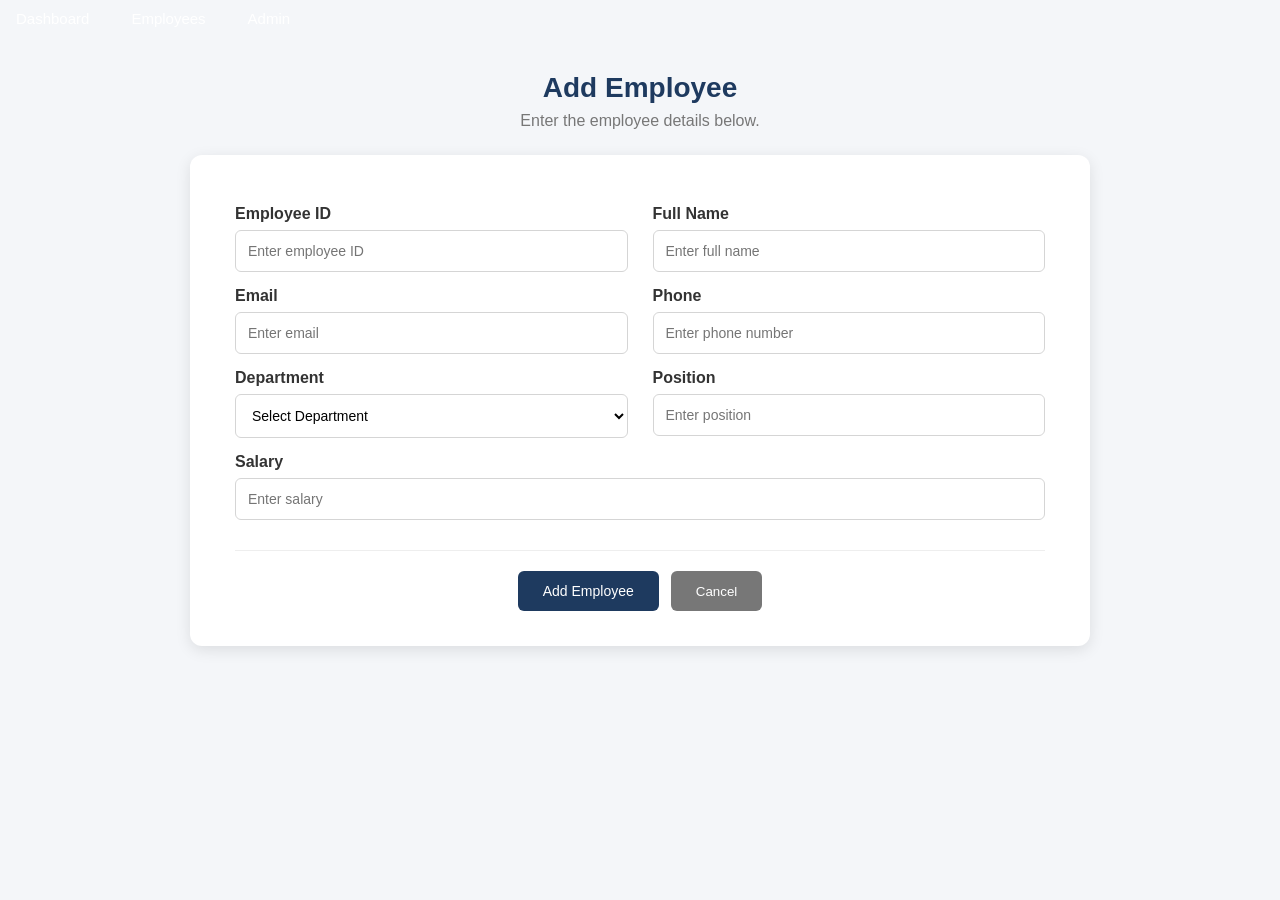
<file: add-employee.html>
<!DOCTYPE html>
<html lang="en">

<head>
    <meta charset="UTF-8">
    <meta name="viewport" content="width=device-width, initial-scale=1.0">

    <title>Add Employee</title>

    <link rel="stylesheet" href="style.css">
</head>

<body>

    <!-- Header -->
   <div class="nav-links">

    <a href="index.html">Dashboard</a>

    <a href="index.html#employees">Employees</a>

    <a href="admin.html">Admin</a>

</div>

    <!-- Main Content -->
    <div class="container">

        <div class="welcome">
            <h2>Add Employee</h2>
            <p>Enter the employee details below.</p>
        </div>

        <div class="employee-section">

       <form action="/add-employee" method="POST">

    <div class="form-row">

        <div class="form-group">
            <label>Employee ID</label>
            <input
                type="text"
                name="employee_id"
                placeholder="Enter employee ID"
                required>
        </div>

        <div class="form-group">
            <label>Full Name</label>
            <input
                type="text"
                name="name"
                placeholder="Enter full name"
                required>
        </div>

    </div>

    <div class="form-row">

        <div class="form-group">
            <label>Email</label>
            <input
                type="email"
                name="email"
                placeholder="Enter email"
                required>
        </div>

        <div class="form-group">
            <label>Phone</label>
            <input
                type="text"
                name="phone"
                placeholder="Enter phone number">
        </div>

    </div>

    <div class="form-row">

        <div class="form-group">
            <label>Department</label>

            <select name="department" required>
                <option value="">Select Department</option>
                <option value="IT">IT</option>
                <option value="HR">HR</option>
                <option value="Finance">Finance</option>
                <option value="Marketing">Marketing</option>
                <option value="Sales">Sales</option>
                <option value="Operations">Operations</option>
            </select>

        </div>

        <div class="form-group">
            <label>Position</label>
            <input
                type="text"
                name="position"
                placeholder="Enter position"
                required>
        </div>

    </div>

    <div class="form-group">
        <label>Salary</label>

        <input
            type="number"
            name="salary"
            placeholder="Enter salary"
            required>
    </div>

    <div class="form-buttons">

        <button type="submit" class="add-btn">
            Add Employee
        </button>

        <button
            type="button"
            class="cancel-btn"
            onclick="window.location.href='index.html'">
            Cancel
        </button>

    </div>

</form>

        </div>

    </div>

</body>

</html>
</file>
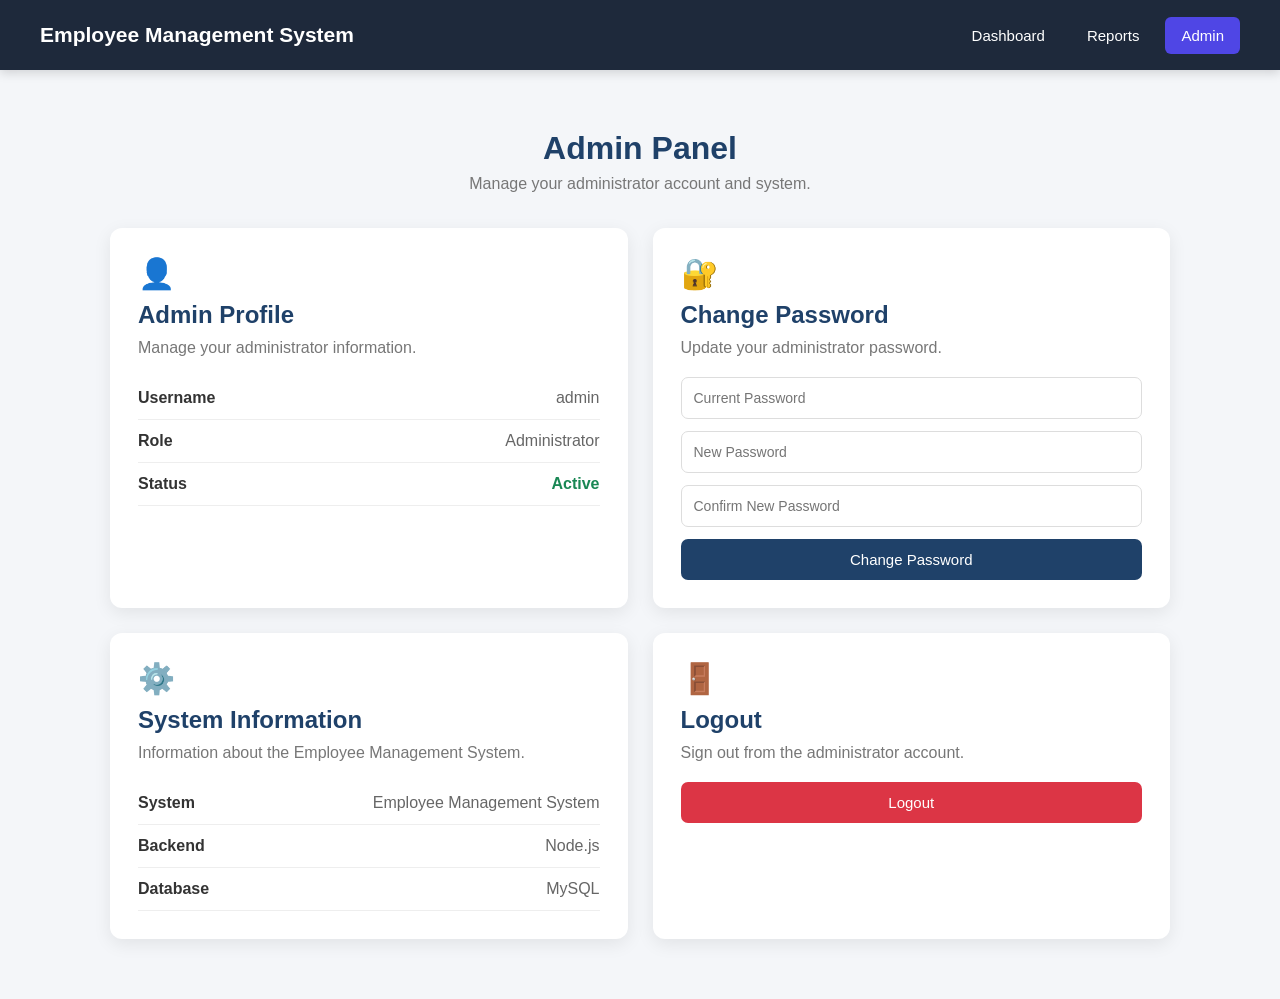
<file: admin.html>
<!DOCTYPE html>
<html lang="en">

<head>
    <meta charset="UTF-8">
    <meta name="viewport" content="width=device-width, initial-scale=1.0">

    <title>Admin Panel - Employee Management System</title>

    <link rel="stylesheet" href="style.css">
</head>

<body>

    <!-- Navigation Bar -->
    <nav class="navbar">

    <div class="logo">
        Employee Management System
    </div>

    <div class="nav-links">

        <a href="index.html">
            Dashboard
        </a>

        <a href="reports.html">
            Reports
        </a>

        <a href="admin.html" class="active">
            Admin
        </a>

    </div>

</nav>


    <!-- Admin Panel -->

    <main class="admin-container">

        <h1>Admin Panel</h1>

        <p class="admin-subtitle">
            Manage your administrator account and system.
        </p>


        <div class="admin-grid">


            <!-- Admin Profile -->

            <div class="admin-card">

                <div class="admin-icon">
                    👤
                </div>

                <h2>Admin Profile</h2>

                <p>
                    Manage your administrator information.
                </p>

                <div class="admin-info">

                    <div>
                        <strong>Username</strong>
                        <span>admin</span>
                    </div>

                    <div>
                        <strong>Role</strong>
                        <span>Administrator</span>
                    </div>

                    <div>
                        <strong>Status</strong>
                        <span class="status">Active</span>
                    </div>

                </div>

            </div>


            <!-- Change Password -->

            <div class="admin-card">

                <div class="admin-icon">
                    🔐
                </div>

                <h2>Change Password</h2>

                <p>
                    Update your administrator password.
                </p>

                <form action="/change-password" method="POST">

    <input
        type="password"
        name="currentPassword"
        placeholder="Current Password"
        required
    >

    <input
        type="password"
        name="newPassword"
        placeholder="New Password"
        required
    >

    <input
        type="password"
        name="confirmPassword"
        placeholder="Confirm New Password"
        required
    >

    <button type="submit" class="admin-button">
        Change Password
    </button>


            </div>


            <!-- System Information -->

            <div class="admin-card">

                <div class="admin-icon">
                    ⚙️
                </div>

                <h2>System Information</h2>

                <p>
                    Information about the Employee Management System.
                </p>

                <div class="admin-info">

                    <div>
                        <strong>System</strong>
                        <span>Employee Management System</span>
                    </div>

                    <div>
                        <strong>Backend</strong>
                        <span>Node.js</span>
                    </div>

                    <div>
                        <strong>Database</strong>
                        <span>MySQL</span>
                    </div>

                </div>

            </div>


            <!-- Logout -->

            <div class="admin-card logout-card">

                <div class="admin-icon">
                    🚪
                </div>

                <h2>Logout</h2>

                <p>
                    Sign out from the administrator account.
                </p>

                <button
                    class="logout-button"
                    onclick="logout()">
                    Logout
                </button>

            </div>

        </div>

    </main>


    <script>

    function logout() {

        const confirmLogout =
            confirm("Are you sure you want to logout?");

        if (confirmLogout) {

            window.location.href = "login.html";

        }

    }

</script>
</body>

</html>
</file>
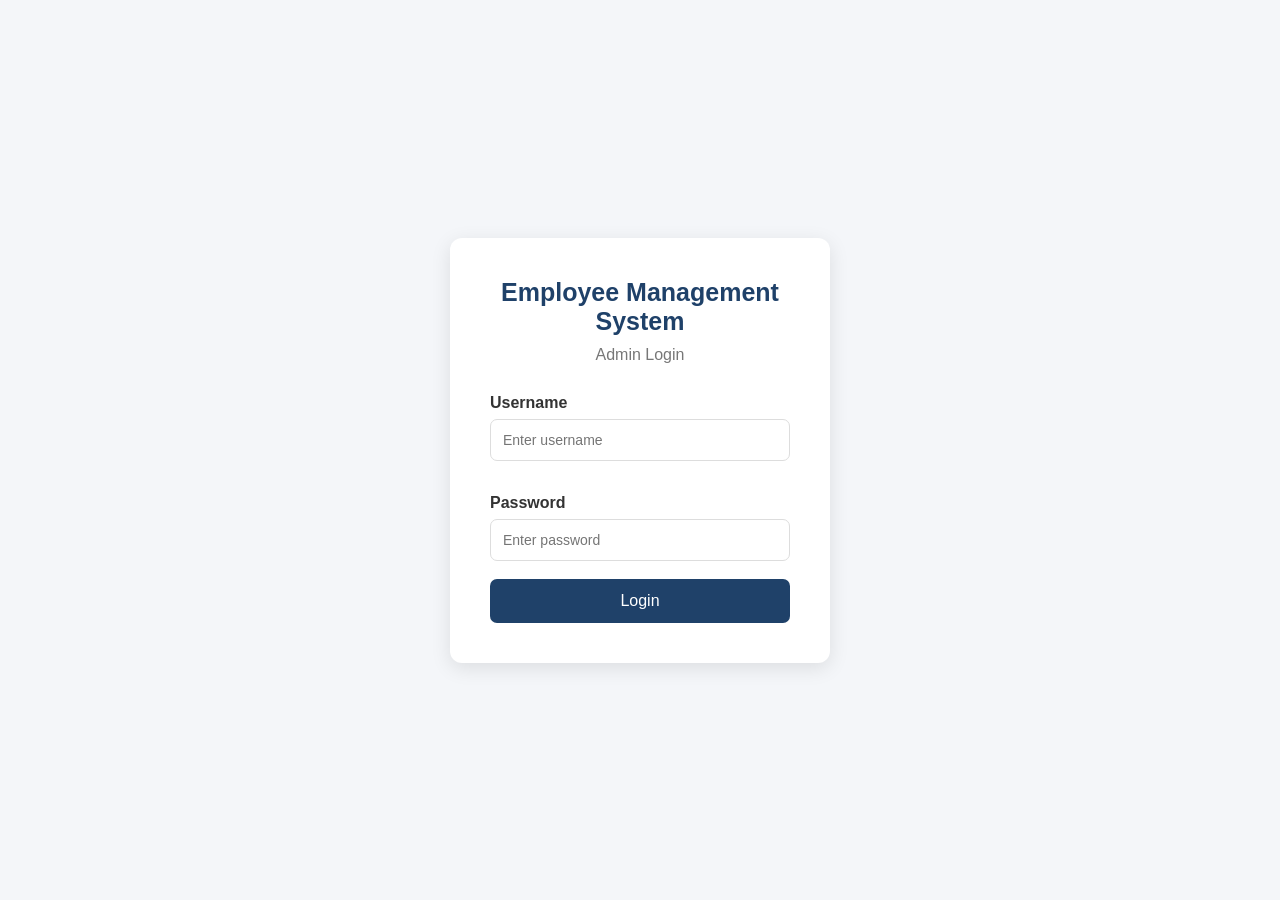
<file: login.html>
<!DOCTYPE html>
<html lang="en">

<head>
    <meta charset="UTF-8">
    <meta name="viewport" content="width=device-width, initial-scale=1.0">

    <title>Admin Login - Employee Management System</title>

    <link rel="stylesheet" href="style.css">
</head>

<body>

    <div class="login-container">

        <div class="login-card">

            <h1>Employee Management System</h1>

            <p class="login-subtitle">
                Admin Login
            </p>

            <form action="/login" method="POST">

                <label for="username">
                    Username
                </label>

                <input
                    type="text"
                    id="username"
                    name="username"
                    placeholder="Enter username"
                    required
                >


                <label for="password">
                    Password
                </label>

                <input
                    type="password"
                    id="password"
                    name="password"
                    placeholder="Enter password"
                    required
                >


                <button type="submit" class="login-button">
                    Login
                </button>

            </form>

        </div>

    </div>

</body>

</html>
</file>
<file: style.css>
* {
    margin: 0;
    padding: 0;
    box-sizing: border-box;
    font-family: Arial, sans-serif;
}

body {
    background: #f4f6f9;
    color: #333;
}

/* Header */
header {
    background: #1e3a5f;
    color: white;
    padding: 20px 40px;
    display: flex;
    justify-content: space-between;
    align-items: center;
}

header h1 {
    font-size: 24px;
}

header p {
    font-size: 14px;
}

/* Main container */
.container {
    padding: 35px 50px;
}

/* Welcome section */
.welcome {
    margin-bottom: 30px;
}

.welcome h2 {
    font-size: 28px;
    margin-bottom: 8px;
}

.welcome p {
    color: #777;
}

/* Cards */
.cards {
    display: grid;
    grid-template-columns: repeat(3, 1fr);
    gap: 20px;
    margin-bottom: 35px;
}

.card {
    background: white;
    padding: 25px;
    border-radius: 10px;
    box-shadow: 0 3px 10px rgba(0, 0, 0, 0.08);
}

.card h3 {
    color: #777;
    font-size: 15px;
    margin-bottom: 12px;
}

.card .number {
    font-size: 30px;
    font-weight: bold;
    color: #1e3a5f;
}

/* Employee section */
.employee-section {
    background: white;
    padding: 25px;
    border-radius: 10px;
    box-shadow: 0 3px 10px rgba(0, 0, 0, 0.08);
}

.employee-header {
    display: flex;
    justify-content: space-between;
    align-items: center;
    margin-bottom: 20px;
}

.employee-header h2 {
    color: #333;
}

/* Add button */
.add-btn {
    background: #1e3a5f;
    color: white;
    border: none;
    padding: 11px 18px;
    border-radius: 6px;
    cursor: pointer;
    font-size: 14px;
}

.add-btn:hover {
    background: #162d49;
}

/* Search */
.search {
    width: 300px;
    padding: 10px;
    border: 1px solid #ddd;
    border-radius: 6px;
    margin-bottom: 20px;
}

/* Table */
table {
    width: 100%;
    border-collapse: collapse;
}

th {
    background: #f1f3f5;
    text-align: left;
    padding: 13px;
}

td {
    padding: 13px;
    border-bottom: 1px solid #eee;
}

.action-btn {
    padding: 7px 12px;
    border: none;
    border-radius: 5px;
    cursor: pointer;
}

.edit {
    background: #e8f1ff;
    color: #1e3a5f;
}

.delete {
    background: #ffe8e8;
    color: #c0392b;
}

/* Center Add Employee Form */

.employee-section {
    max-width: 900px;
    margin: 0 auto;
    background: white;
    padding: 35px 45px;
    border-radius: 12px;
    box-shadow: 0 4px 15px rgba(0, 0, 0, 0.10);
}

/* Center the heading */
.welcome {
    text-align: center;
    margin-bottom: 25px;
}

.welcome h2 {
    color: #1e3a5f;
}

/* Form layout */
form {
    width: 100%;
}

/* Labels */
form label {
    display: block;
    margin-top: 15px;
    margin-bottom: 7px;
    font-weight: bold;
    color: #333;
}

/* Input boxes */
form input,
form select {
    width: 100%;
    padding: 12px;
    border: 1px solid #d5d5d5;
    border-radius: 6px;
    font-size: 14px;
    background: #fff;
}

/* When clicking inside input */
form input:focus,
form select:focus {
    outline: none;
    border-color: #1e3a5f;
    box-shadow: 0 0 0 2px rgba(30, 58, 95, 0.10);
}

/* Buttons */
.form-buttons {
    margin-top: 30px;
    padding-top: 20px;
    border-top: 1px solid #eee;
    display: flex;
    justify-content: center;
    gap: 12px;
}

.add-btn {
    background: #1e3a5f;
    color: white;
    border: none;
    padding: 12px 25px;
    border-radius: 6px;
    cursor: pointer;
    font-size: 14px;
}

.add-btn:hover {
    background: #162d49;
}

.cancel-btn {
    background: #777;
    color: white;
    border: none;
    padding: 12px 25px;
    border-radius: 6px;
    cursor: pointer;
}

.cancel-btn:hover {
    background: #555;
}


/* Two column form */

.form-row {
    display: grid;
    grid-template-columns: 1fr 1fr;
    gap: 25px;
}

.form-group {
    width: 100%;
}

/* Mobile view */
@media (max-width: 700px) {
    .employee-section {
        padding: 25px;
    }

    .form-row {
        grid-template-columns: 1fr;
        gap: 0;
    }
}


/* =========================
   ADMIN PANEL
========================= */

.admin-container {
    max-width: 1100px;
    margin: 40px auto;
    padding: 20px;
}

.admin-container h1 {
    text-align: center;
    color: #1f4169;
    margin-bottom: 8px;
}

.admin-subtitle {
    text-align: center;
    color: #777;
    margin-bottom: 35px;
}


/* Admin Cards */

.admin-grid {
    display: grid;
    grid-template-columns: repeat(2, 1fr);
    gap: 25px;
}

.admin-card {
    background: #ffffff;
    padding: 28px;
    border-radius: 12px;
    box-shadow: 0 5px 18px rgba(0, 0, 0, 0.08);
}

.admin-card h2 {
    color: #1f4169;
    margin: 10px 0;
}

.admin-card p {
    color: #777;
    margin-bottom: 20px;
}


/* Icons */

.admin-icon {
    font-size: 30px;
    margin-bottom: 10px;
}


/* Admin Information */

.admin-info {
    margin-top: 20px;
}

.admin-info div {
    display: flex;
    justify-content: space-between;
    padding: 12px 0;
    border-bottom: 1px solid #eeeeee;
}

.admin-info strong {
    color: #333;
}

.admin-info span {
    color: #666;
}


/* Active Status */

.status {
    color: #198754 !important;
    font-weight: bold;
}


/* Password Inputs */

.admin-card input {
    width: 100%;
    padding: 12px;
    margin-bottom: 12px;
    border: 1px solid #ddd;
    border-radius: 7px;
    box-sizing: border-box;
    font-size: 14px;
}

.admin-card input:focus {
    outline: none;
    border-color: #1f4169;
}


/* Main Button */

.admin-button {
    width: 100%;
    padding: 12px;
    border: none;
    border-radius: 7px;
    background: #1f4169;
    color: white;
    font-size: 15px;
    cursor: pointer;
}

.admin-button:hover {
    background: #173653;
}


/* Logout Button */

.logout-button {
    width: 100%;
    padding: 12px;
    border: none;
    border-radius: 7px;
    background: #dc3545;
    color: white;
    font-size: 15px;
    cursor: pointer;
}

.logout-button:hover {
    background: #bb2d3b;
}


/* =========================
   ADMIN NAVBAR
========================= */

.navbar {
    background: #1f4169;
    min-height: 70px;
    display: flex;
    align-items: center;
    justify-content: space-between;
    padding: 0 42px;
    box-sizing: border-box;
}

.logo {
    color: white;
    font-size: 21px;
    font-weight: 600;
}

.nav-links {
    display: flex;
    align-items: center;
    gap: 8px;
}

.nav-links a {
    color: white;
    text-decoration: none;
    padding: 10px 16px;
    border-radius: 6px;
    font-size: 15px;
}

.nav-links a:hover {
    background: rgba(255, 255, 255, 0.12);
}

.nav-links a.active {
    background: rgba(255, 255, 255, 0.15);
}


/* Mobile */

@media (max-width: 768px) {

    .admin-grid {
        grid-template-columns: 1fr;
    }

    .navbar {
        flex-direction: column;
        padding: 15px 20px;
        gap: 15px;
    }

}

/* =========================
   NAVBAR
========================= */

.navbar {
    width: 100%;
    height: 70px;
    background: #1e293b;
    display: flex;
    align-items: center;
    justify-content: space-between;
    padding: 0 40px;
    box-sizing: border-box;
    box-shadow: 0 3px 10px rgba(0, 0, 0, 0.15);
}

.logo {
    color: white;
    font-size: 21px;
    font-weight: 600;
}

.nav-links {
    display: flex;
    align-items: center;
    gap: 10px;
}

.nav-links a {
    color: white;
    text-decoration: none;
    padding: 10px 18px;
    border-radius: 7px;
    font-size: 15px;
    transition: 0.3s;
}

.nav-links a:hover {
    background: rgba(255, 255, 255, 0.12);
}

.nav-links a.active {
    background: #4f46e5;
}


/* Mobile Navbar */

@media (max-width: 768px) {

    .navbar {
        height: auto;
        padding: 15px 20px;
        flex-direction: column;
        gap: 15px;
    }

    .nav-links {
        flex-wrap: wrap;
        justify-content: center;
    }

}


/* =========================
   LOGIN PAGE
========================= */

.login-container {
    min-height: 100vh;
    display: flex;
    justify-content: center;
    align-items: center;
    background: #f4f6f9;
}

.login-card {
    width: 380px;
    background: white;
    padding: 40px;
    border-radius: 12px;
    box-shadow: 0 5px 20px rgba(0, 0, 0, 0.10);
    box-sizing: border-box;
}

.login-card h1 {
    text-align: center;
    color: #1f4169;
    font-size: 25px;
    margin-bottom: 10px;
}

.login-subtitle {
    text-align: center;
    color: #777;
    margin-bottom: 30px;
}

.login-card label {
    display: block;
    margin-bottom: 7px;
    color: #333;
    font-weight: 600;
}

.login-card input {
    width: 100%;
    padding: 12px;
    margin-bottom: 18px;
    border: 1px solid #ddd;
    border-radius: 7px;
    box-sizing: border-box;
    font-size: 14px;
}

.login-card input:focus {
    outline: none;
    border-color: #1f4169;
}

.login-button {
    width: 100%;
    padding: 13px;
    border: none;
    border-radius: 7px;
    background: #1f4169;
    color: white;
    font-size: 16px;
    cursor: pointer;
}

.login-button:hover {
    background: #173653;
}



.nav-links a {
    color: white;
    text-decoration: none;
    padding: 10px 16px;
    border-radius: 6px;
    display: inline-block;
}

.nav-links a:hover {
    color: white;
    text-decoration: none;
    background: rgba(255, 255, 255, 0.12);
}

.nav-links a:visited {
    color: white;
}

.nav-links a.active {
    color: white;
    text-decoration: none;
}

.navbar .nav-links a,
.navbar .nav-links a:visited,
.navbar .nav-links a:hover,
.navbar .nav-links a:active {
    color: #ffffff !important;
    text-decoration: none !important;
}


/* =========================
   REPORTS PAGE
========================= */

.reports-container {
    max-width: 1100px;
    margin: 40px auto;
    padding: 20px;
}

.reports-container h1 {
    text-align: center;
    color: #1f4169;
    margin-bottom: 8px;
}

.reports-subtitle {
    text-align: center;
    color: #777;
    margin-bottom: 30px;
}


/* Report Cards */

.report-cards {
    display: grid;
    grid-template-columns: repeat(4, 1fr);
    gap: 20px;
    margin-bottom: 30px;
}

.report-card {
    background: white;
    padding: 22px;
    border-radius: 12px;
    text-align: center;
    box-shadow: 0 5px 18px rgba(0, 0, 0, 0.08);
}

.report-card h3 {
    color: #777;
    font-size: 15px;
    margin-bottom: 10px;
}

.report-card h2 {
    color: #1f4169;
    font-size: 25px;
}


/* Report Sections */

.report-section {
    background: white;
    padding: 25px;
    margin-bottom: 25px;
    border-radius: 12px;
    box-shadow: 0 5px 18px rgba(0, 0, 0, 0.08);
}

.report-section h2 {
    color: #1f4169;
    margin-bottom: 20px;
}


/* Tables */

.report-section table {
    width: 100%;
    border-collapse: collapse;
}

.report-section th {
    background: #1f4169;
    color: white;
    padding: 13px;
    text-align: left;
}

.report-section td {
    padding: 13px;
    border-bottom: 1px solid #eeeeee;
}

.report-section tr:hover {
    background: #f7f9fb;
}


/* Print Button */

.print-button {
    display: block;
    margin: 25px auto;
    padding: 12px 25px;
    border: none;
    border-radius: 7px;
    background: #1f4169;
    color: white;
    font-size: 15px;
    cursor: pointer;
}

.print-button:hover {
    background: #173653;
}


/* Responsive */

@media (max-width: 900px) {

    .report-cards {
        grid-template-columns: repeat(2, 1fr);
    }

}

@media (max-width: 600px) {

    .report-cards {
        grid-template-columns: 1fr;
    }

}
</file>
